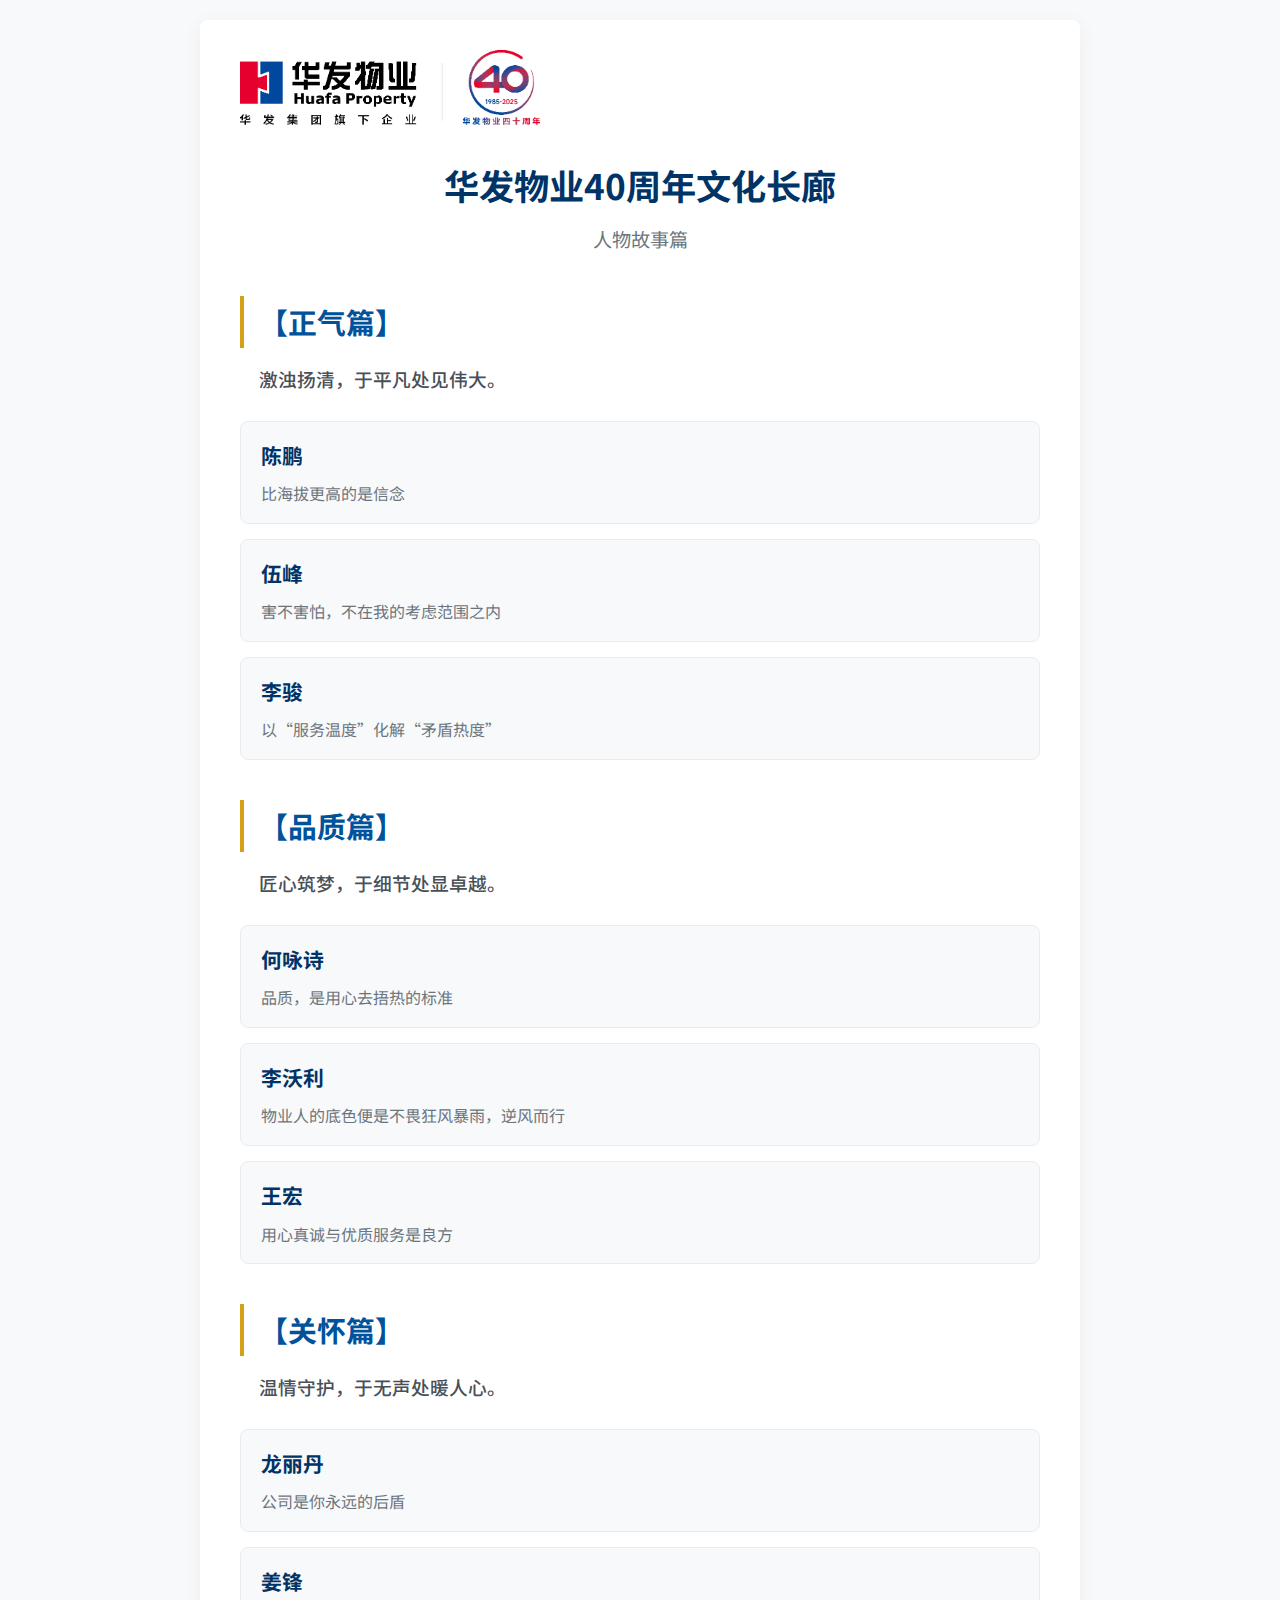
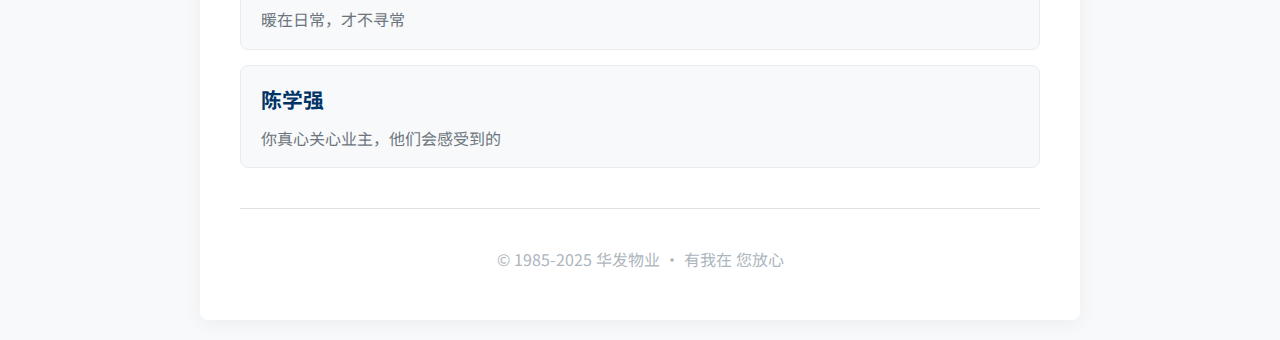
<file: index.html>
<!-- index.html -->
<!DOCTYPE html>
<html lang="zh-CN">
<head>
    <meta charset="UTF-8">
    <meta name="viewport" content="width=device-width, initial-scale=1.0">
    <title>华发物业40周年人物故事长廊</title>
    <link rel="stylesheet" href="style.css">
</head>
<body>
    <div class="container index-container">
        <header class="main-header">
            <img src="logo.png" alt="华发物业40周年Logo" class="logo">
        </header>

        <main>
            <div class="title-section">
                <h1>华发物业40周年文化长廊</h1>
                <p class="subtitle">人物故事篇</p>
            </div>

            <section class="story-section">
                <h2>【正气篇】</h2>
                <h3 class="theme-title">激浊扬清，于平凡处见伟大。</h3>
                <div class="story-links">
                    <a href="story_chen_peng.html" class="story-link">
                        <span class="name">陈鹏</span>
                        <span class="title">比海拔更高的是信念</span>
                    </a>
                    <a href="story_wu_feng.html" class="story-link">
                        <span class="name">伍峰</span>
                        <span class="title">害不害怕，不在我的考虑范围之内</span>
                    </a>
                    <a href="story_li_jun.html" class="story-link">
                        <span class="name">李骏</span>
                        <span class="title">以“服务温度”化解“矛盾热度”</span>
                    </a>
                </div>
            </section>

            <section class="story-section">
                <h2>【品质篇】</h2>
                <h3 class="theme-title">匠心筑梦，于细节处显卓越。</h3>
                <div class="story-links">
                    <a href="story_he_yongshi.html" class="story-link">
                        <span class="name">何咏诗</span>
                        <span class="title">品质，是用心去捂热的标准</span>
                    </a>
                    <a href="story_li_woli.html" class="story-link">
                        <span class="name">李沃利</span>
                        <span class="title">物业人的底色便是不畏狂风暴雨，逆风而行</span>
                    </a>
                    <a href="story_wang_hong.html" class="story-link">
                        <span class="name">王宏</span>
                        <span class="title">用心真诚与优质服务是良方</span>
                    </a>
                </div>
            </section>

            <section class="story-section">
                <h2>【关怀篇】</h2>
                <h3 class="theme-title">温情守护，于无声处暖人心。</h3>
                <div class="story-links">
                    <a href="story_long_lidan.html" class="story-link">
                        <span class="name">龙丽丹</span>
                        <span class="title">公司是你永远的后盾</span>
                    </a>
                    <a href="story_jiang_feng.html" class="story-link">
                        <span class="name">姜锋</span>
                        <span class="title">暖在日常，才不寻常</span>
                    </a>
                    <a href="story_chen_xueqiang.html" class="story-link">
                        <span class="name">陈学强</span>
                        <span class="title">你真心关心业主，他们会感受到的</span>
                    </a>
                </div>
            </section>
        </main>
        
        <footer>
            <p>&copy; 1985-2025 华发物业 · 有我在 您放心</p>
        </footer>
    </div>
</body>
</html>
</file>
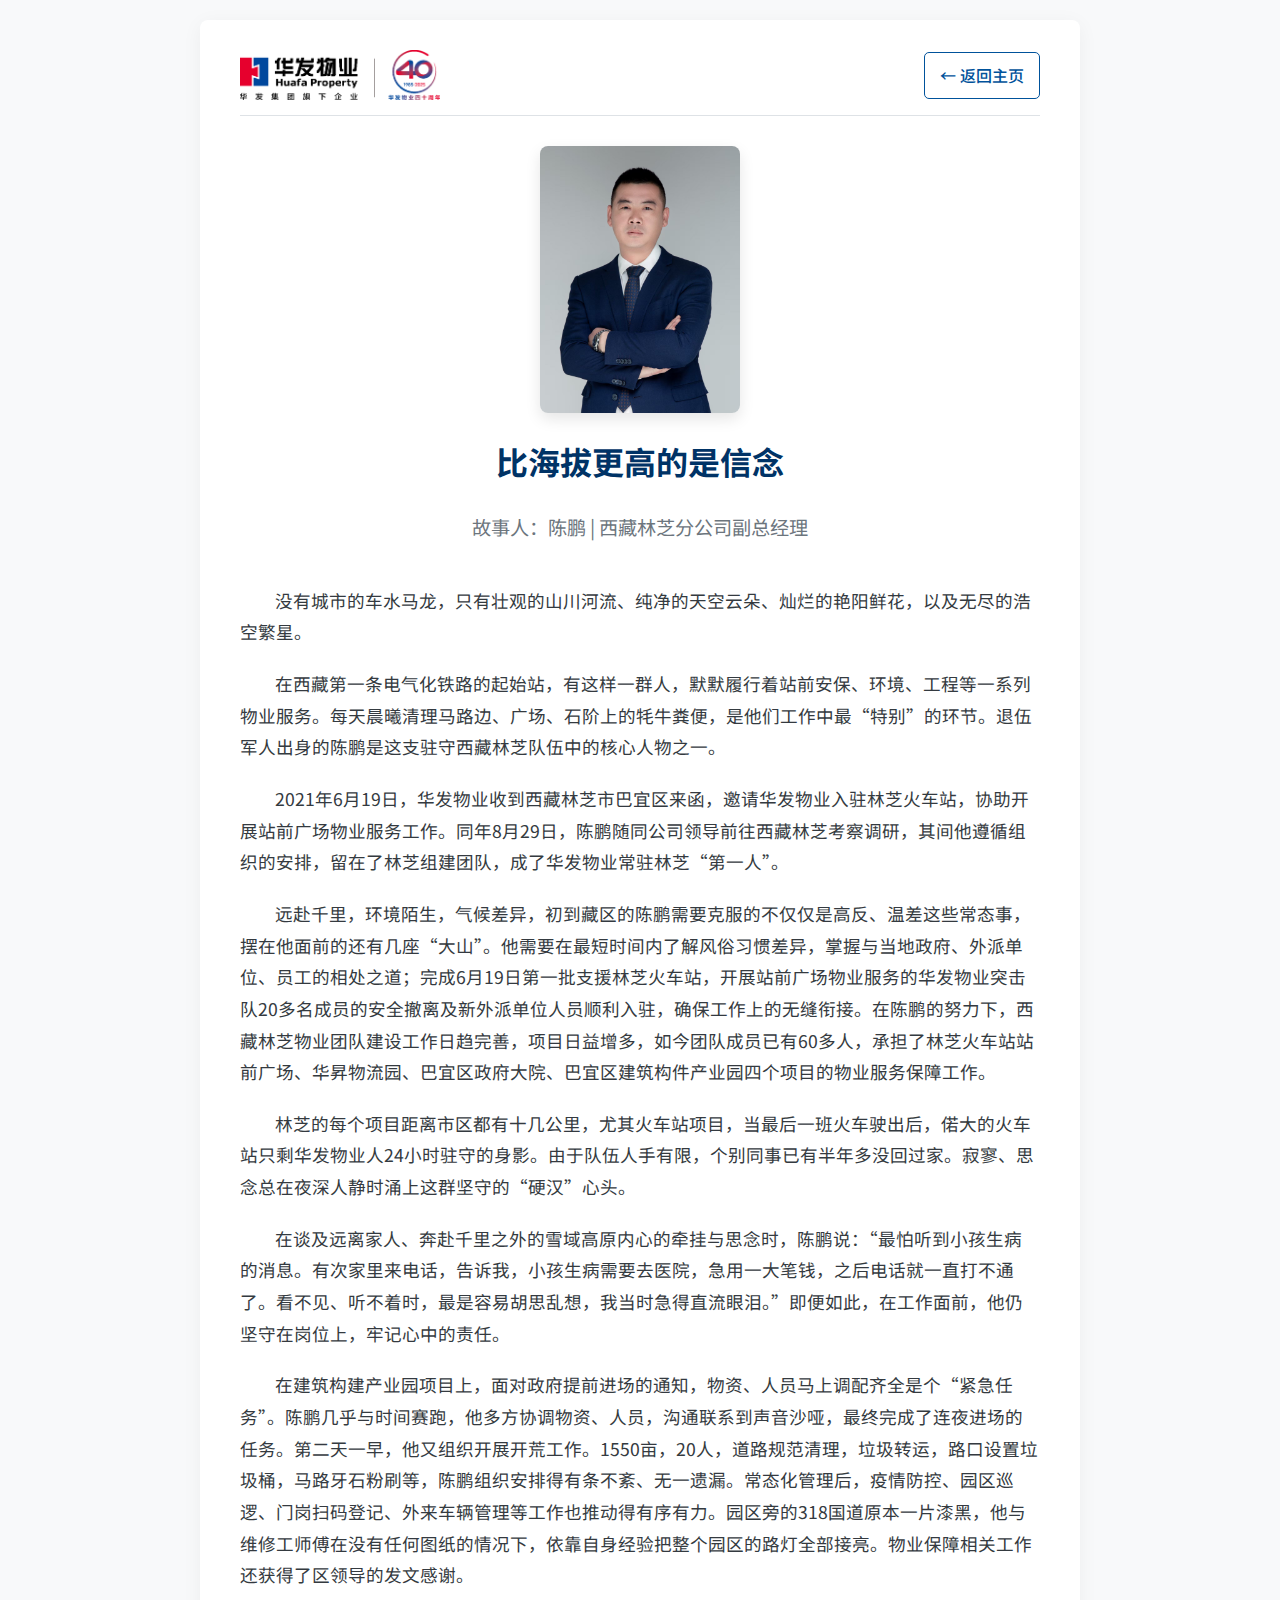
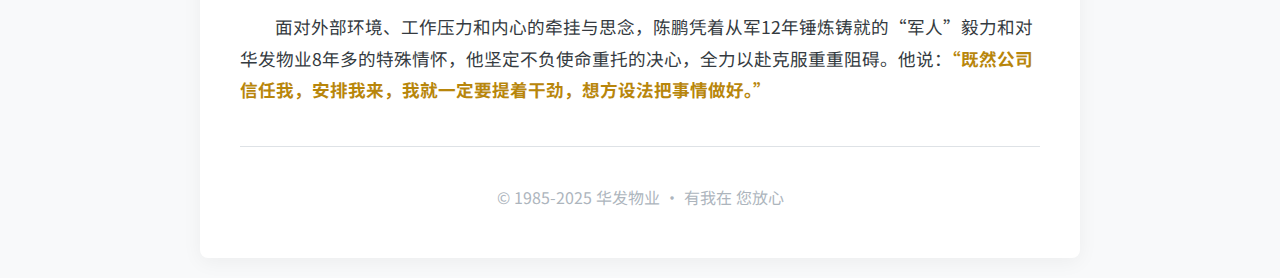
<file: story_chen_peng.html>
<!-- story_chen_peng.html -->
<!DOCTYPE html>
<html lang="zh-CN">
<head>
    <meta charset="UTF-8"><meta name="viewport" content="width=device-width, initial-scale=1.0"><title>陈鹏：比海拔更高的是信念</title><link rel="stylesheet" href="style.css">
</head>
<body>
    <div class="container story-container">
        <header class="story-header"><img src="logo.png" alt="Logo" class="logo"><a href="index.html" class="back-link">&larr; 返回主页</a></header>
        <img src="chen_peng.jpg" alt="陈鹏" class="story-image">
        <h1>比海拔更高的是信念</h1>
        <p class="story-person">故事人：陈鹏 | 西藏林芝分公司副总经理</p>
        <div class="story-content">
            <p>没有城市的车水马龙，只有壮观的山川河流、纯净的天空云朵、灿烂的艳阳鲜花，以及无尽的浩空繁星。</p>
            <p>在西藏第一条电气化铁路的起始站，有这样一群人，默默履行着站前安保、环境、工程等一系列物业服务。每天晨曦清理马路边、广场、石阶上的牦牛粪便，是他们工作中最“特别”的环节。退伍军人出身的陈鹏是这支驻守西藏林芝队伍中的核心人物之一。</p>
            <p>2021年6月19日，华发物业收到西藏林芝市巴宜区来函，邀请华发物业入驻林芝火车站，协助开展站前广场物业服务工作。同年8月29日，陈鹏随同公司领导前往西藏林芝考察调研，其间他遵循组织的安排，留在了林芝组建团队，成了华发物业常驻林芝“第一人”。</p>
            <p>远赴千里，环境陌生，气候差异，初到藏区的陈鹏需要克服的不仅仅是高反、温差这些常态事，摆在他面前的还有几座“大山”。他需要在最短时间内了解风俗习惯差异，掌握与当地政府、外派单位、员工的相处之道；完成6月19日第一批支援林芝火车站，开展站前广场物业服务的华发物业突击队20多名成员的安全撤离及新外派单位人员顺利入驻，确保工作上的无缝衔接。在陈鹏的努力下，西藏林芝物业团队建设工作日趋完善，项目日益增多，如今团队成员已有60多人，承担了林芝火车站站前广场、华昇物流园、巴宜区政府大院、巴宜区建筑构件产业园四个项目的物业服务保障工作。</p>
            <p>林芝的每个项目距离市区都有十几公里，尤其火车站项目，当最后一班火车驶出后，偌大的火车站只剩华发物业人24小时驻守的身影。由于队伍人手有限，个别同事已有半年多没回过家。寂寥、思念总在夜深人静时涌上这群坚守的“硬汉”心头。</p>
            <p>在谈及远离家人、奔赴千里之外的雪域高原内心的牵挂与思念时，陈鹏说：“最怕听到小孩生病的消息。有次家里来电话，告诉我，小孩生病需要去医院，急用一大笔钱，之后电话就一直打不通了。看不见、听不着时，最是容易胡思乱想，我当时急得直流眼泪。”即便如此，在工作面前，他仍坚守在岗位上，牢记心中的责任。</p>
            <p>在建筑构建产业园项目上，面对政府提前进场的通知，物资、人员马上调配齐全是个“紧急任务”。陈鹏几乎与时间赛跑，他多方协调物资、人员，沟通联系到声音沙哑，最终完成了连夜进场的任务。第二天一早，他又组织开展开荒工作。1550亩，20人，道路规范清理，垃圾转运，路口设置垃圾桶，马路牙石粉刷等，陈鹏组织安排得有条不紊、无一遗漏。常态化管理后，疫情防控、园区巡逻、门岗扫码登记、外来车辆管理等工作也推动得有序有力。园区旁的318国道原本一片漆黑，他与维修工师傅在没有任何图纸的情况下，依靠自身经验把整个园区的路灯全部接亮。物业保障相关工作还获得了区领导的发文感谢。</p>
            <p>面对外部环境、工作压力和内心的牵挂与思念，陈鹏凭着从军12年锤炼铸就的“军人”毅力和对华发物业8年多的特殊情怀，他坚定不负使命重托的决心，全力以赴克服重重阻碍。他说：<span class="golden-text">“既然公司信任我，安排我来，我就一定要提着干劲，想方设法把事情做好。”</span></p>
        </div>
        <footer><p>&copy; 1985-2025 华发物业 · 有我在 您放心</p></footer>
    </div>
</body>
</html>
</file>
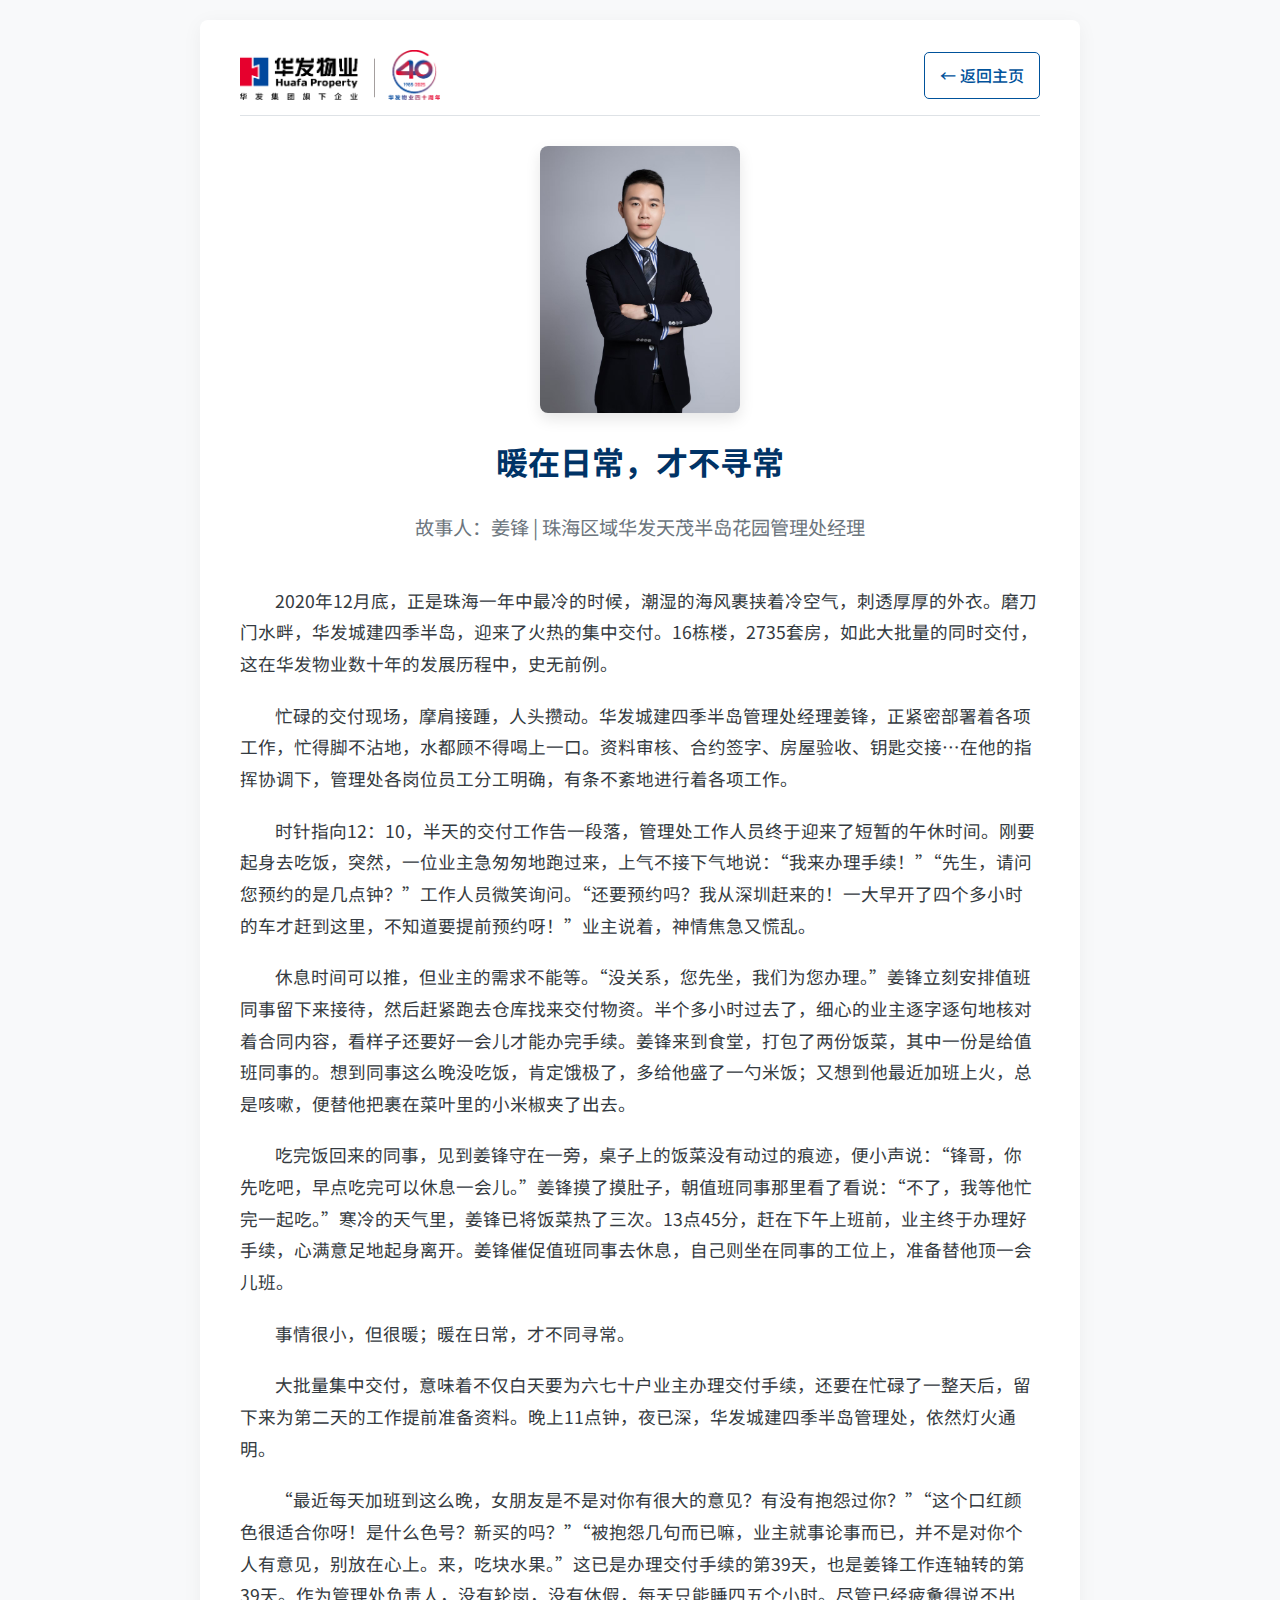
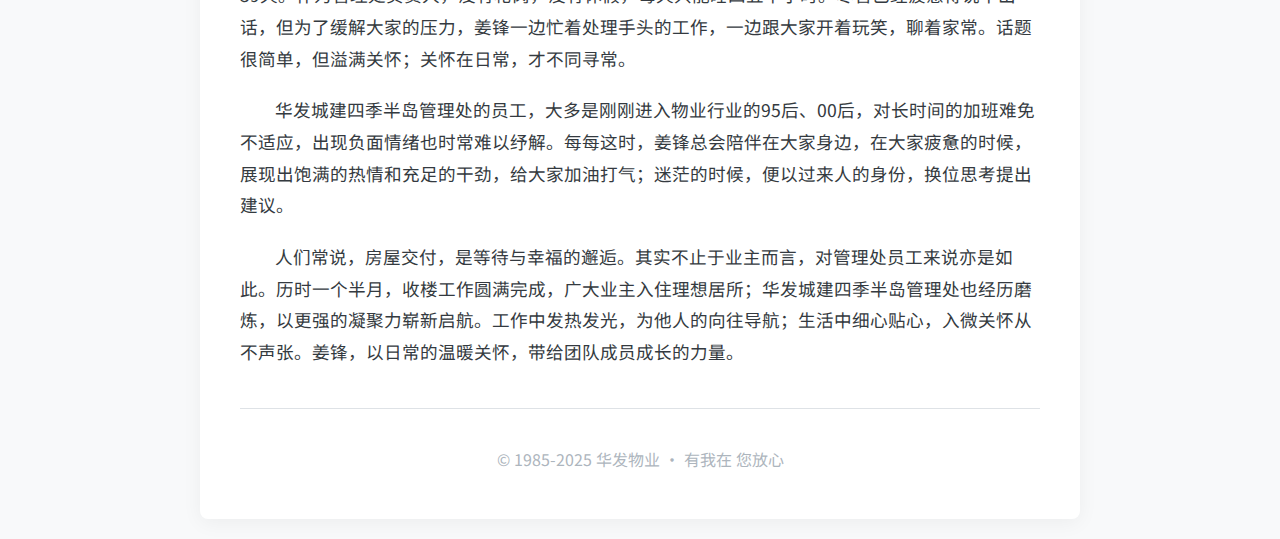
<file: story_jiang_feng.html>
<!-- story_jiang_feng.html -->
<!DOCTYPE html>
<html lang="zh-CN">
<head>
    <meta charset="UTF-8"><meta name="viewport" content="width=device-width, initial-scale=1.0"><title>姜锋：暖在日常，才不寻常</title><link rel="stylesheet" href="style.css">
</head>
<body>
    <div class="container story-container">
        <header class="story-header"><img src="logo.png" alt="Logo" class="logo"><a href="index.html" class="back-link">&larr; 返回主页</a></header>
        <img src="jiang_feng.jpg" alt="姜锋" class="story-image">
        <h1>暖在日常，才不寻常</h1>
        <p class="story-person">故事人：姜锋 | 珠海区域华发天茂半岛花园管理处经理</p>
        <div class="story-content">
            <p>2020年12月底，正是珠海一年中最冷的时候，潮湿的海风裹挟着冷空气，刺透厚厚的外衣。磨刀门水畔，华发城建四季半岛，迎来了火热的集中交付。16栋楼，2735套房，如此大批量的同时交付，这在华发物业数十年的发展历程中，史无前例。</p>
            <p>忙碌的交付现场，摩肩接踵，人头攒动。华发城建四季半岛管理处经理姜锋，正紧密部署着各项工作，忙得脚不沾地，水都顾不得喝上一口。资料审核、合约签字、房屋验收、钥匙交接…在他的指挥协调下，管理处各岗位员工分工明确，有条不紊地进行着各项工作。</p>
            <p>时针指向12：10，半天的交付工作告一段落，管理处工作人员终于迎来了短暂的午休时间。刚要起身去吃饭，突然，一位业主急匆匆地跑过来，上气不接下气地说：“我来办理手续！”“先生，请问您预约的是几点钟？”工作人员微笑询问。“还要预约吗？我从深圳赶来的！一大早开了四个多小时的车才赶到这里，不知道要提前预约呀！”业主说着，神情焦急又慌乱。</p>
            <p>休息时间可以推，但业主的需求不能等。“没关系，您先坐，我们为您办理。”姜锋立刻安排值班同事留下来接待，然后赶紧跑去仓库找来交付物资。半个多小时过去了，细心的业主逐字逐句地核对着合同内容，看样子还要好一会儿才能办完手续。姜锋来到食堂，打包了两份饭菜，其中一份是给值班同事的。想到同事这么晚没吃饭，肯定饿极了，多给他盛了一勺米饭；又想到他最近加班上火，总是咳嗽，便替他把裹在菜叶里的小米椒夹了出去。</p>
            <p>吃完饭回来的同事，见到姜锋守在一旁，桌子上的饭菜没有动过的痕迹，便小声说：“锋哥，你先吃吧，早点吃完可以休息一会儿。”姜锋摸了摸肚子，朝值班同事那里看了看说：“不了，我等他忙完一起吃。”寒冷的天气里，姜锋已将饭菜热了三次。13点45分，赶在下午上班前，业主终于办理好手续，心满意足地起身离开。姜锋催促值班同事去休息，自己则坐在同事的工位上，准备替他顶一会儿班。</p>
            <p class="golden-phrase-wrapper"><span class="golden-phrase">事情很小，但很暖；暖在日常，才不同寻常。</span></p>
            <p>大批量集中交付，意味着不仅白天要为六七十户业主办理交付手续，还要在忙碌了一整天后，留下来为第二天的工作提前准备资料。晚上11点钟，夜已深，华发城建四季半岛管理处，依然灯火通明。</p>
            <p>“最近每天加班到这么晚，女朋友是不是对你有很大的意见？有没有抱怨过你？”“这个口红颜色很适合你呀！是什么色号？新买的吗？”“被抱怨几句而已嘛，业主就事论事而已，并不是对你个人有意见，别放在心上。来，吃块水果。”这已是办理交付手续的第39天，也是姜锋工作连轴转的第39天。作为管理处负责人，没有轮岗，没有休假，每天只能睡四五个小时。尽管已经疲惫得说不出话，但为了缓解大家的压力，姜锋一边忙着处理手头的工作，一边跟大家开着玩笑，聊着家常。话题很简单，但溢满关怀；关怀在日常，才不同寻常。</p>
            <p>华发城建四季半岛管理处的员工，大多是刚刚进入物业行业的95后、00后，对长时间的加班难免不适应，出现负面情绪也时常难以纾解。每每这时，姜锋总会陪伴在大家身边，在大家疲惫的时候，展现出饱满的热情和充足的干劲，给大家加油打气；迷茫的时候，便以过来人的身份，换位思考提出建议。</p>
            <p>人们常说，房屋交付，是等待与幸福的邂逅。其实不止于业主而言，对管理处员工来说亦是如此。历时一个半月，收楼工作圆满完成，广大业主入住理想居所；华发城建四季半岛管理处也经历磨炼，以更强的凝聚力崭新启航。工作中发热发光，为他人的向往导航；生活中细心贴心，入微关怀从不声张。姜锋，以日常的温暖关怀，带给团队成员成长的力量。</p>
        </div>
        <footer><p>&copy; 1985-2025 华发物业 · 有我在 您放心</p></footer>
    </div>
</body>
</html>
</file>
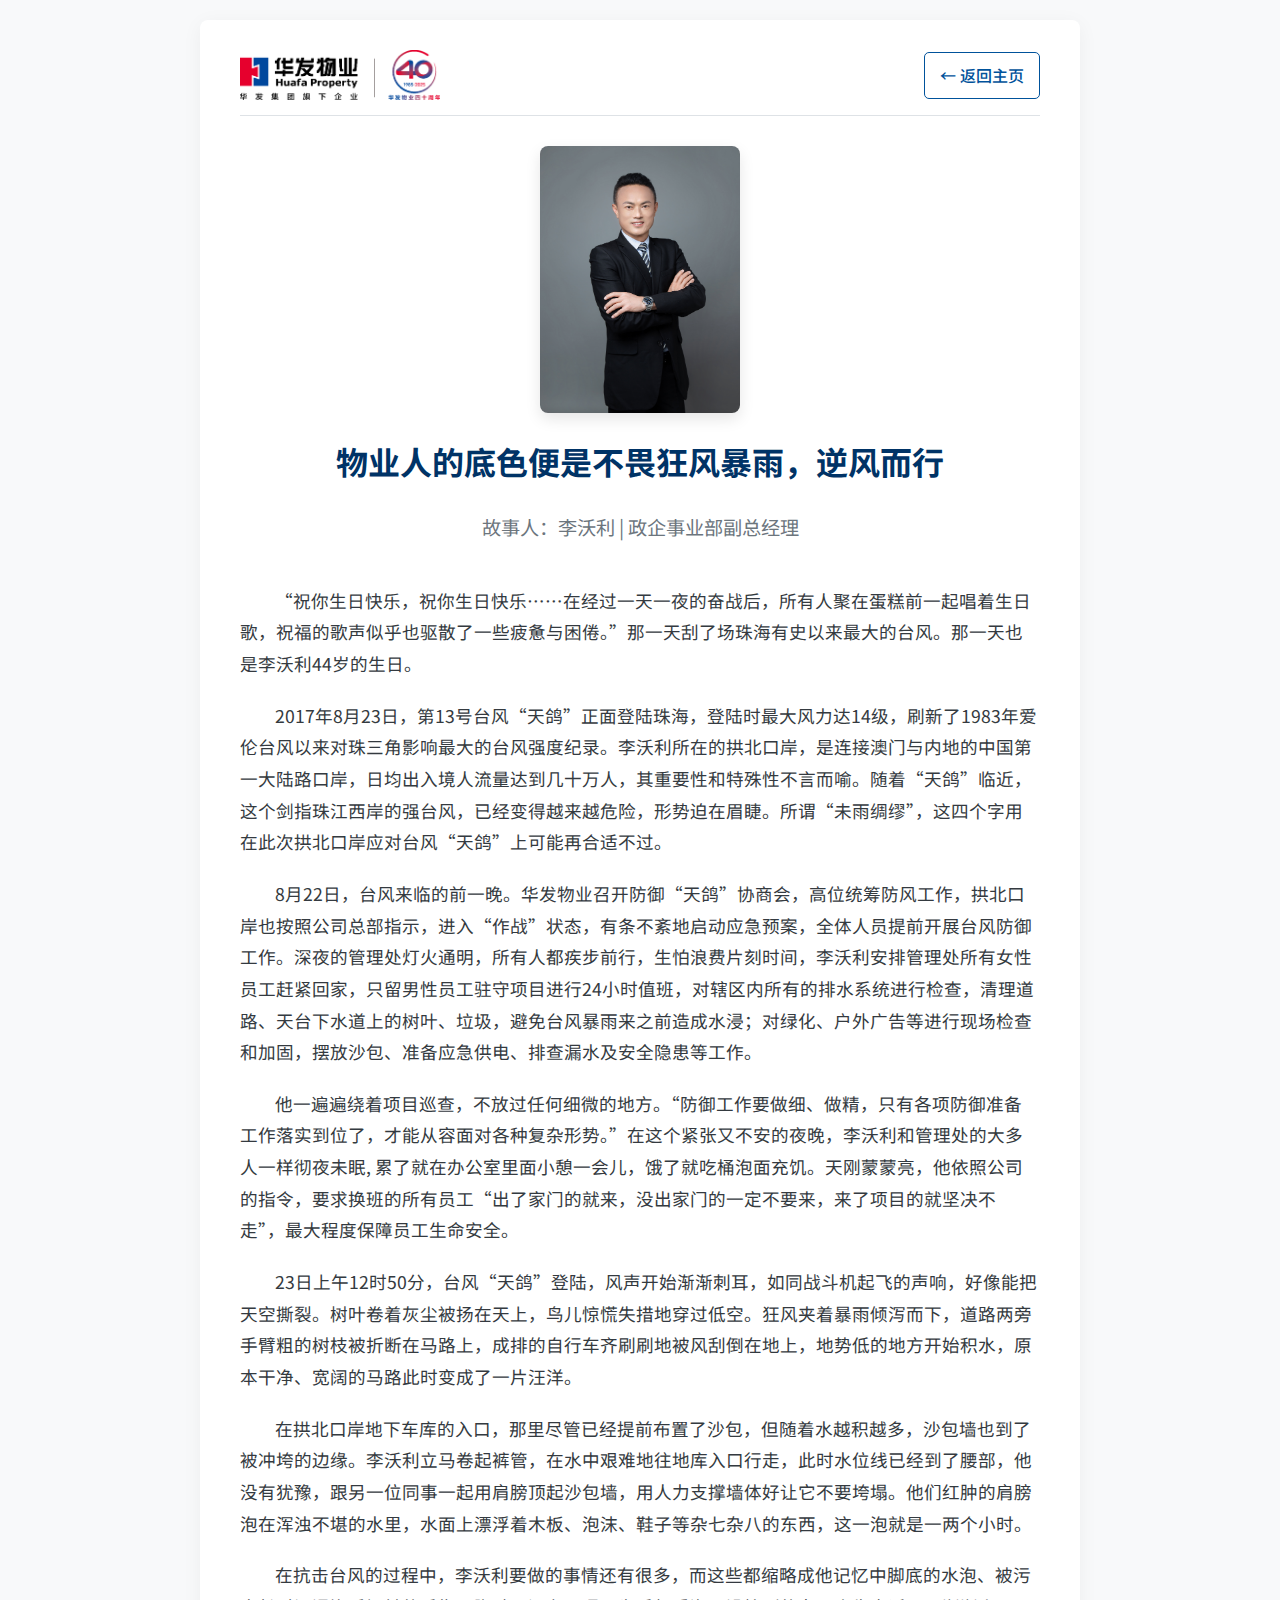
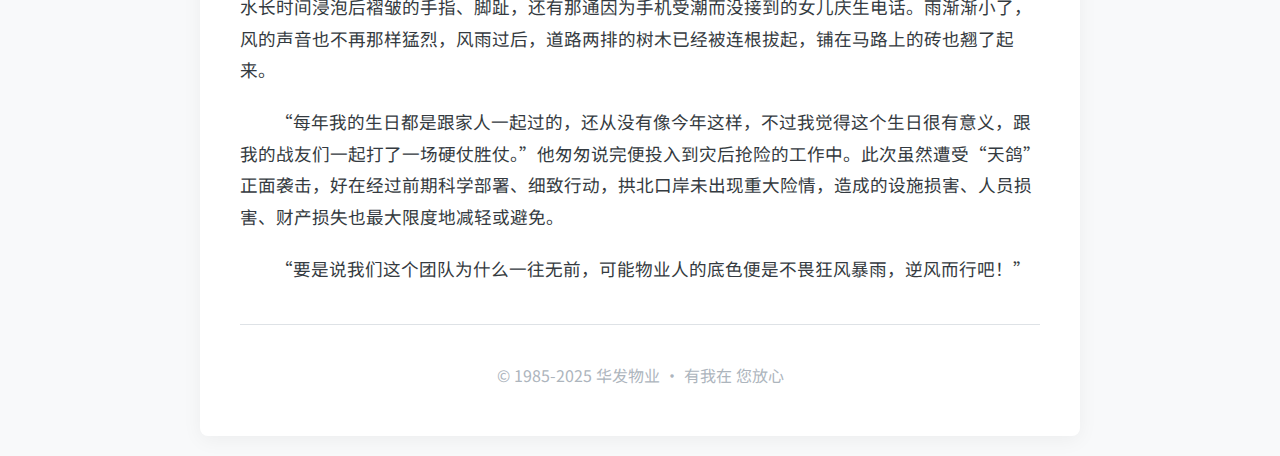
<file: story_li_woli.htm>
<!-- story_li_woli.html -->
<!DOCTYPE html>
<html lang="zh-CN">
<head>
    <meta charset="UTF-8"><meta name="viewport" content="width=device-width, initial-scale=1.0"><title>李沃利：物业人的底色便是不畏狂风暴雨</title><link rel="stylesheet" href="style.css">
</head>
<body>
    <div class="container story-container">
        <header class="story-header"><img src="logo.png" alt="Logo" class="logo"><a href="index.html" class="back-link">&larr; 返回主页</a></header>
        <img src="li_woli.jpg" alt="李沃利" class="story-image">
        <h1>物业人的底色便是不畏狂风暴雨，逆风而行</h1>
        <p class="story-person">故事人：李沃利 | 政企事业部副总经理</p>
        <div class="story-content">
            <p>“祝你生日快乐，祝你生日快乐……在经过一天一夜的奋战后，所有人聚在蛋糕前一起唱着生日歌，祝福的歌声似乎也驱散了一些疲惫与困倦。”那一天刮了场珠海有史以来最大的台风。那一天也是李沃利44岁的生日。</p>
            <p>2017年8月23日，第13号台风“天鸽”正面登陆珠海，登陆时最大风力达14级，刷新了1983年爱伦台风以来对珠三角影响最大的台风强度纪录。李沃利所在的拱北口岸，是连接澳门与内地的中国第一大陆路口岸，日均出入境人流量达到几十万人，其重要性和特殊性不言而喻。随着“天鸽”临近，这个剑指珠江西岸的强台风，已经变得越来越危险，形势迫在眉睫。所谓“未雨绸缪”，这四个字用在此次拱北口岸应对台风“天鸽”上可能再合适不过。</p>
            <p>8月22日，台风来临的前一晚。华发物业召开防御“天鸽”协商会，高位统筹防风工作，拱北口岸也按照公司总部指示，进入“作战”状态，有条不紊地启动应急预案，全体人员提前开展台风防御工作。深夜的管理处灯火通明，所有人都疾步前行，生怕浪费片刻时间，李沃利安排管理处所有女性员工赶紧回家，只留男性员工驻守项目进行24小时值班，对辖区内所有的排水系统进行检查，清理道路、天台下水道上的树叶、垃圾，避免台风暴雨来之前造成水浸；对绿化、户外广告等进行现场检查和加固，摆放沙包、准备应急供电、排查漏水及安全隐患等工作。</p>
            <p>他一遍遍绕着项目巡查，不放过任何细微的地方。“防御工作要做细、做精，只有各项防御准备工作落实到位了，才能从容面对各种复杂形势。”在这个紧张又不安的夜晚，李沃利和管理处的大多人一样彻夜未眠, 累了就在办公室里面小憩一会儿，饿了就吃桶泡面充饥。天刚蒙蒙亮，他依照公司的指令，要求换班的所有员工“出了家门的就来，没出家门的一定不要来，来了项目的就坚决不走”，最大程度保障员工生命安全。</p>
            <p>23日上午12时50分，台风“天鸽”登陆，风声开始渐渐刺耳，如同战斗机起飞的声响，好像能把天空撕裂。树叶卷着灰尘被扬在天上，鸟儿惊慌失措地穿过低空。狂风夹着暴雨倾泻而下，道路两旁手臂粗的树枝被折断在马路上，成排的自行车齐刷刷地被风刮倒在地上，地势低的地方开始积水，原本干净、宽阔的马路此时变成了一片汪洋。</p>
            <p>在拱北口岸地下车库的入口，那里尽管已经提前布置了沙包，但随着水越积越多，沙包墙也到了被冲垮的边缘。李沃利立马卷起裤管，在水中艰难地往地库入口行走，此时水位线已经到了腰部，他没有犹豫，跟另一位同事一起用肩膀顶起沙包墙，用人力支撑墙体好让它不要垮塌。他们红肿的肩膀泡在浑浊不堪的水里，水面上漂浮着木板、泡沫、鞋子等杂七杂八的东西，这一泡就是一两个小时。</p>
            <p>在抗击台风的过程中，李沃利要做的事情还有很多，而这些都缩略成他记忆中脚底的水泡、被污水长时间浸泡后褶皱的手指、脚趾，还有那通因为手机受潮而没接到的女儿庆生电话。雨渐渐小了，风的声音也不再那样猛烈，风雨过后，道路两排的树木已经被连根拔起，铺在马路上的砖也翘了起来。</p>
            <p>“每年我的生日都是跟家人一起过的，还从没有像今年这样，不过我觉得这个生日很有意义，跟我的战友们一起打了一场硬仗胜仗。”他匆匆说完便投入到灾后抢险的工作中。此次虽然遭受“天鸽”正面袭击，好在经过前期科学部署、细致行动，拱北口岸未出现重大险情，造成的设施损害、人员损害、财产损失也最大限度地减轻或避免。</p>
            <p class="golden-phrase-wrapper"><span class="golden-phrase">“要是说我们这个团队为什么一往无前，可能物业人的底色便是不畏狂风暴雨，逆风而行吧！”</span></p>
        </div>
        <footer><p>&copy; 1985-2025 华发物业 · 有我在 您放心</p></footer>
    </div>
</body>
</html>
</file>
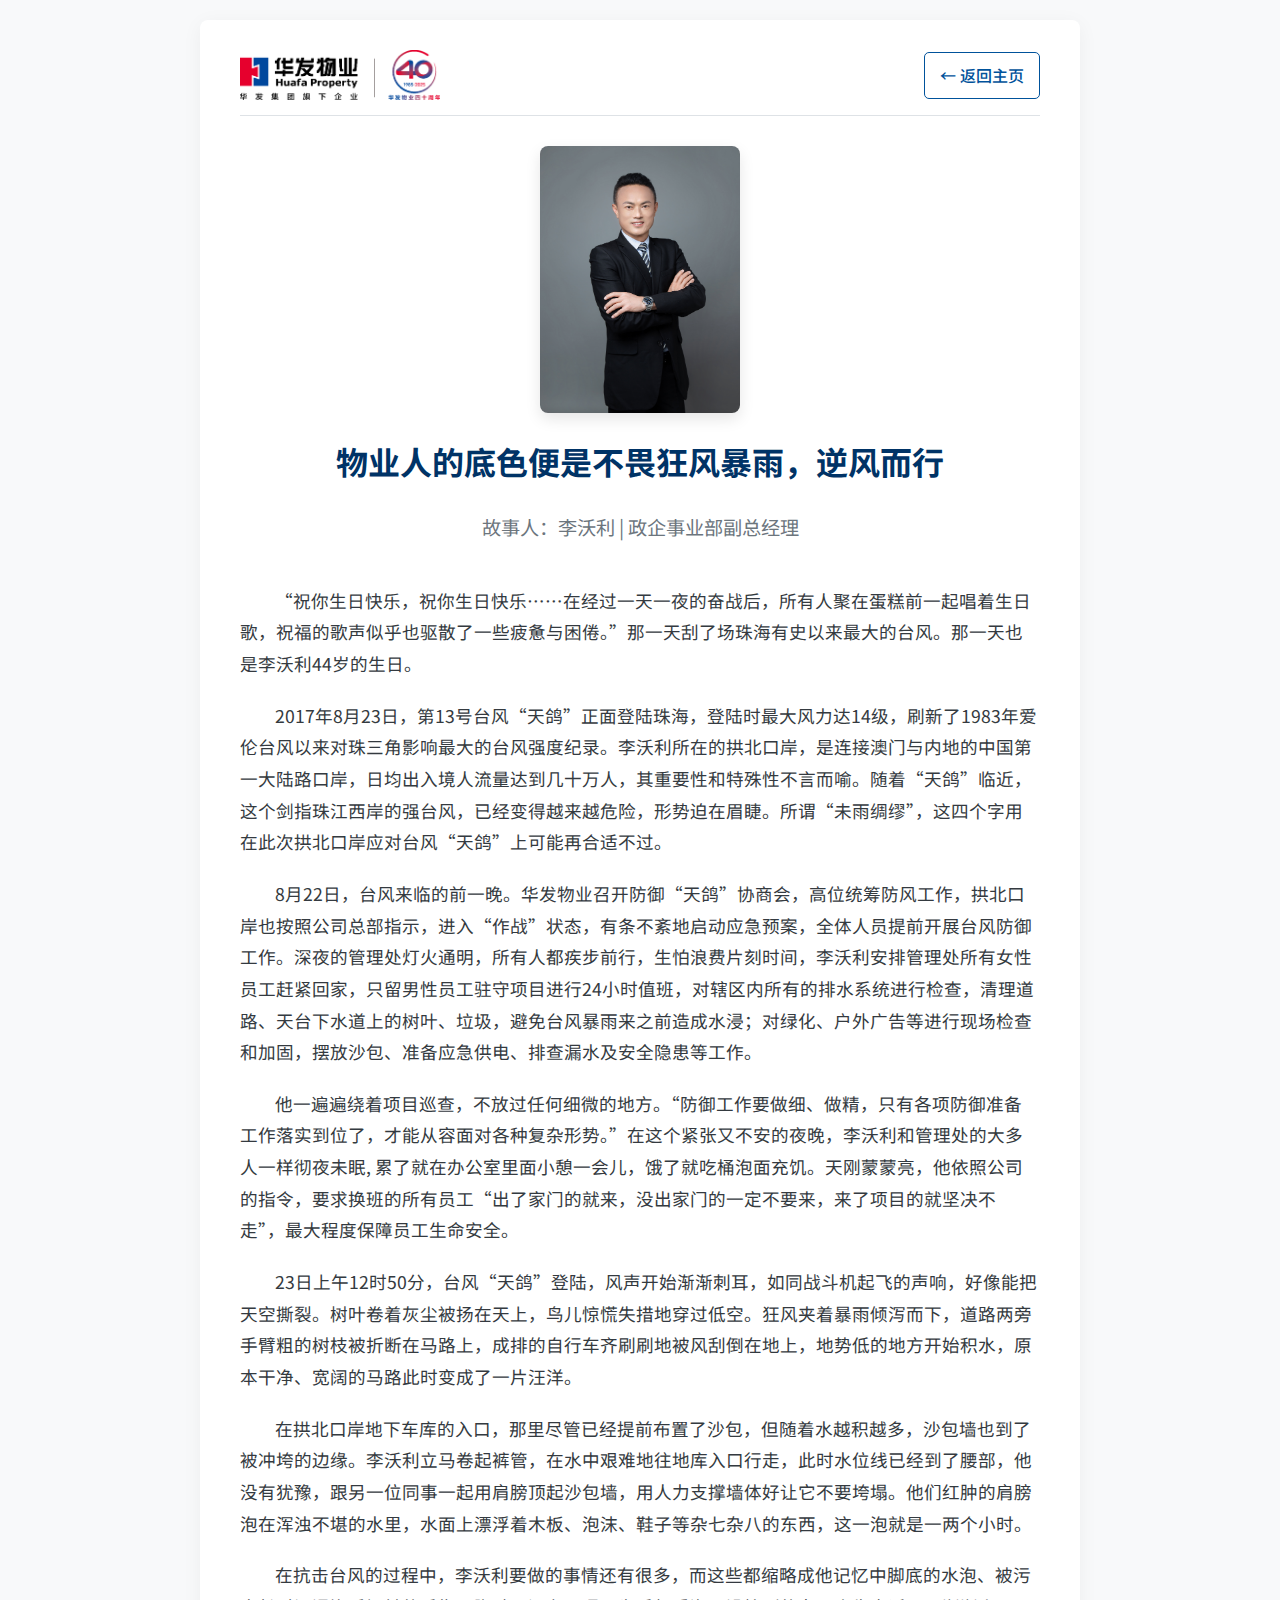
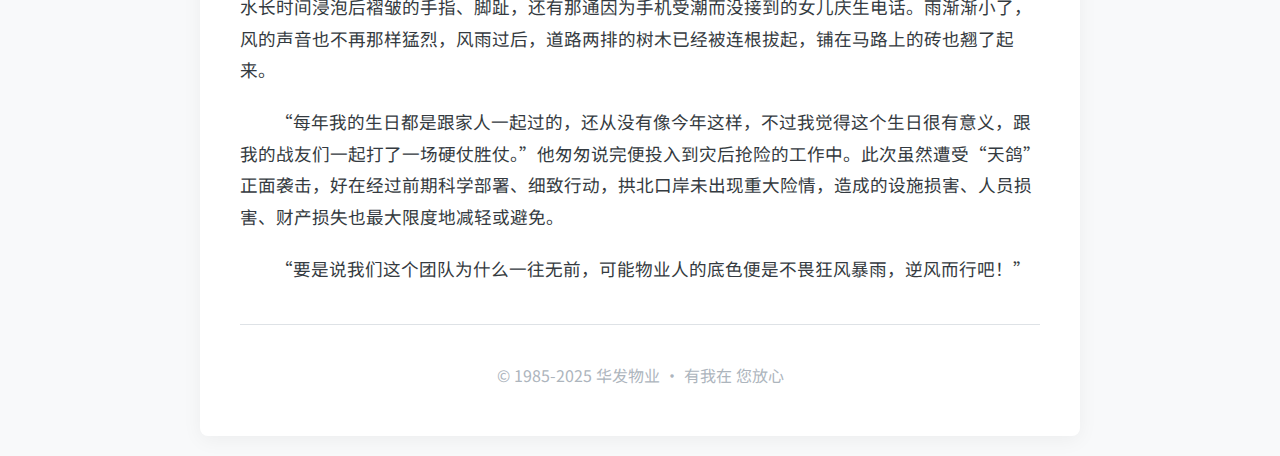
<file: story_li_woli.html>
<!-- story_li_woli.html -->
<!DOCTYPE html>
<html lang="zh-CN">
<head>
    <meta charset="UTF-8"><meta name="viewport" content="width=device-width, initial-scale=1.0"><title>李沃利：物业人的底色便是不畏狂风暴雨</title><link rel="stylesheet" href="style.css">
</head>
<body>
    <div class="container story-container">
        <header class="story-header"><img src="logo.png" alt="Logo" class="logo"><a href="index.html" class="back-link">&larr; 返回主页</a></header>
        <img src="li_woli.jpg" alt="李沃利" class="story-image">
        <h1>物业人的底色便是不畏狂风暴雨，逆风而行</h1>
        <p class="story-person">故事人：李沃利 | 政企事业部副总经理</p>
        <div class="story-content">
            <p>“祝你生日快乐，祝你生日快乐……在经过一天一夜的奋战后，所有人聚在蛋糕前一起唱着生日歌，祝福的歌声似乎也驱散了一些疲惫与困倦。”那一天刮了场珠海有史以来最大的台风。那一天也是李沃利44岁的生日。</p>
            <p>2017年8月23日，第13号台风“天鸽”正面登陆珠海，登陆时最大风力达14级，刷新了1983年爱伦台风以来对珠三角影响最大的台风强度纪录。李沃利所在的拱北口岸，是连接澳门与内地的中国第一大陆路口岸，日均出入境人流量达到几十万人，其重要性和特殊性不言而喻。随着“天鸽”临近，这个剑指珠江西岸的强台风，已经变得越来越危险，形势迫在眉睫。所谓“未雨绸缪”，这四个字用在此次拱北口岸应对台风“天鸽”上可能再合适不过。</p>
            <p>8月22日，台风来临的前一晚。华发物业召开防御“天鸽”协商会，高位统筹防风工作，拱北口岸也按照公司总部指示，进入“作战”状态，有条不紊地启动应急预案，全体人员提前开展台风防御工作。深夜的管理处灯火通明，所有人都疾步前行，生怕浪费片刻时间，李沃利安排管理处所有女性员工赶紧回家，只留男性员工驻守项目进行24小时值班，对辖区内所有的排水系统进行检查，清理道路、天台下水道上的树叶、垃圾，避免台风暴雨来之前造成水浸；对绿化、户外广告等进行现场检查和加固，摆放沙包、准备应急供电、排查漏水及安全隐患等工作。</p>
            <p>他一遍遍绕着项目巡查，不放过任何细微的地方。“防御工作要做细、做精，只有各项防御准备工作落实到位了，才能从容面对各种复杂形势。”在这个紧张又不安的夜晚，李沃利和管理处的大多人一样彻夜未眠, 累了就在办公室里面小憩一会儿，饿了就吃桶泡面充饥。天刚蒙蒙亮，他依照公司的指令，要求换班的所有员工“出了家门的就来，没出家门的一定不要来，来了项目的就坚决不走”，最大程度保障员工生命安全。</p>
            <p>23日上午12时50分，台风“天鸽”登陆，风声开始渐渐刺耳，如同战斗机起飞的声响，好像能把天空撕裂。树叶卷着灰尘被扬在天上，鸟儿惊慌失措地穿过低空。狂风夹着暴雨倾泻而下，道路两旁手臂粗的树枝被折断在马路上，成排的自行车齐刷刷地被风刮倒在地上，地势低的地方开始积水，原本干净、宽阔的马路此时变成了一片汪洋。</p>
            <p>在拱北口岸地下车库的入口，那里尽管已经提前布置了沙包，但随着水越积越多，沙包墙也到了被冲垮的边缘。李沃利立马卷起裤管，在水中艰难地往地库入口行走，此时水位线已经到了腰部，他没有犹豫，跟另一位同事一起用肩膀顶起沙包墙，用人力支撑墙体好让它不要垮塌。他们红肿的肩膀泡在浑浊不堪的水里，水面上漂浮着木板、泡沫、鞋子等杂七杂八的东西，这一泡就是一两个小时。</p>
            <p>在抗击台风的过程中，李沃利要做的事情还有很多，而这些都缩略成他记忆中脚底的水泡、被污水长时间浸泡后褶皱的手指、脚趾，还有那通因为手机受潮而没接到的女儿庆生电话。雨渐渐小了，风的声音也不再那样猛烈，风雨过后，道路两排的树木已经被连根拔起，铺在马路上的砖也翘了起来。</p>
            <p>“每年我的生日都是跟家人一起过的，还从没有像今年这样，不过我觉得这个生日很有意义，跟我的战友们一起打了一场硬仗胜仗。”他匆匆说完便投入到灾后抢险的工作中。此次虽然遭受“天鸽”正面袭击，好在经过前期科学部署、细致行动，拱北口岸未出现重大险情，造成的设施损害、人员损害、财产损失也最大限度地减轻或避免。</p>
            <p class="golden-phrase-wrapper"><span class="golden-phrase">“要是说我们这个团队为什么一往无前，可能物业人的底色便是不畏狂风暴雨，逆风而行吧！”</span></p>
        </div>
        <footer><p>&copy; 1985-2025 华发物业 · 有我在 您放心</p></footer>
    </div>
</body>
</html>
</file>
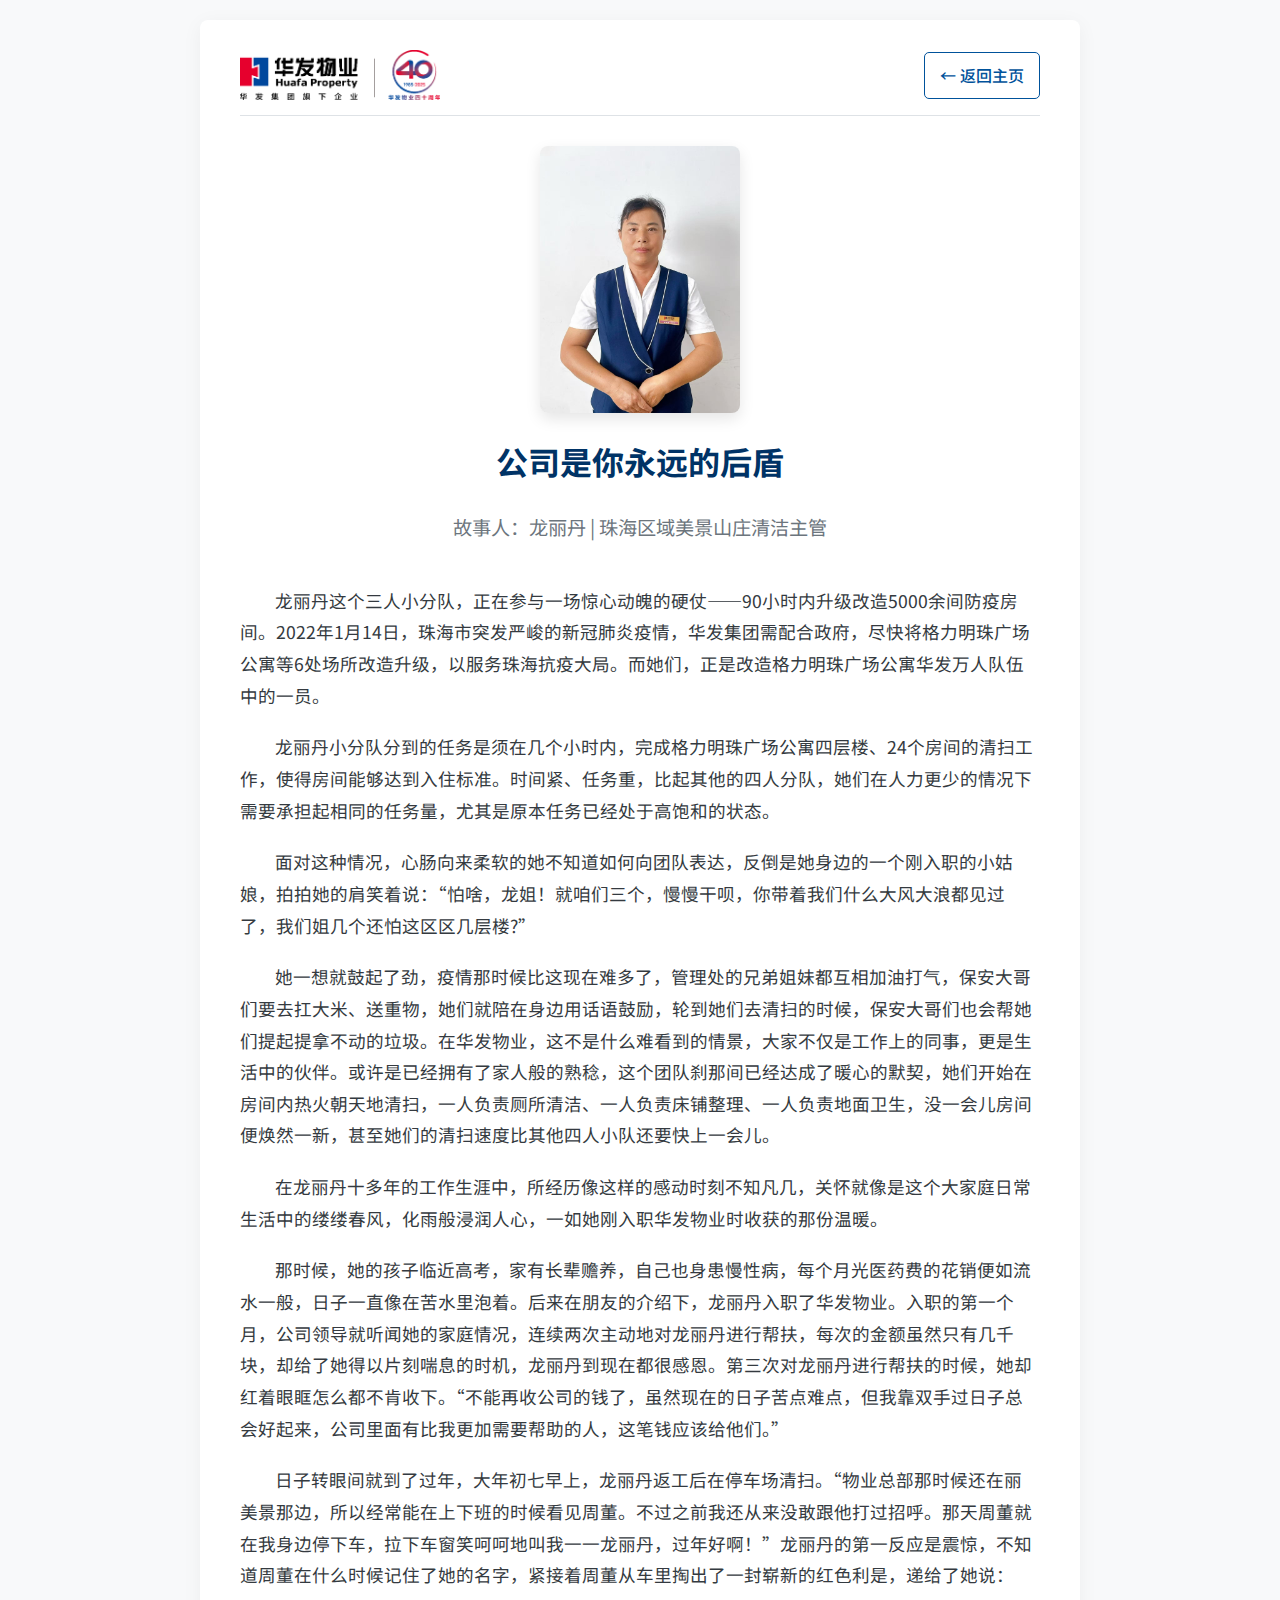
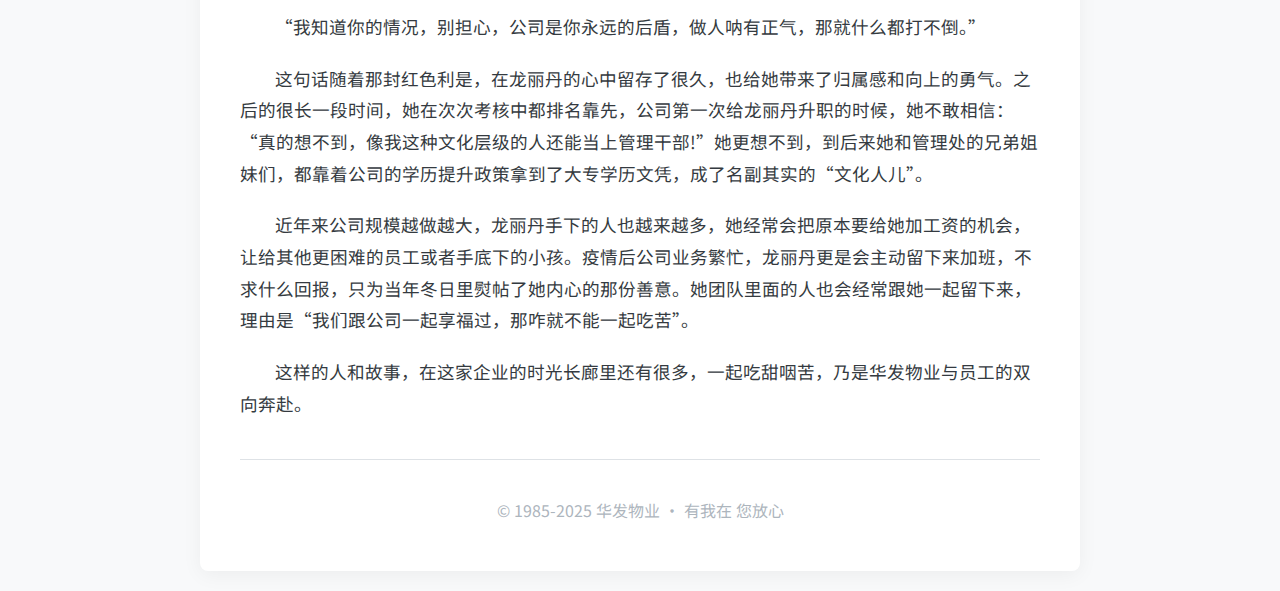
<file: story_long_lidan.html>
<!-- story_long_lidan.html -->
<!DOCTYPE html>
<html lang="zh-CN">
<head>
    <meta charset="UTF-8"><meta name="viewport" content="width=device-width, initial-scale=1.0"><title>龙丽丹：公司是你永远的后盾</title><link rel="stylesheet" href="style.css">
</head>
<body>
    <div class="container story-container">
        <header class="story-header"><img src="logo.png" alt="Logo" class="logo"><a href="index.html" class="back-link">&larr; 返回主页</a></header>
        <img src="long_lidan.jpg" alt="龙丽丹" class="story-image">
        <h1>公司是你永远的后盾</h1>
        <p class="story-person">故事人：龙丽丹 | 珠海区域美景山庄清洁主管</p>
        <div class="story-content">
            <p>龙丽丹这个三人小分队，正在参与一场惊心动魄的硬仗——90小时内升级改造5000余间防疫房间。2022年1月14日，珠海市突发严峻的新冠肺炎疫情，华发集团需配合政府，尽快将格力明珠广场公寓等6处场所改造升级，以服务珠海抗疫大局。而她们，正是改造格力明珠广场公寓华发万人队伍中的一员。</p>
            <p>龙丽丹小分队分到的任务是须在几个小时内，完成格力明珠广场公寓四层楼、24个房间的清扫工作，使得房间能够达到入住标准。时间紧、任务重，比起其他的四人分队，她们在人力更少的情况下需要承担起相同的任务量，尤其是原本任务已经处于高饱和的状态。</p>
            <p>面对这种情况，心肠向来柔软的她不知道如何向团队表达，反倒是她身边的一个刚入职的小姑娘，拍拍她的肩笑着说：“怕啥，龙姐！就咱们三个，慢慢干呗，你带着我们什么大风大浪都见过了，我们姐几个还怕这区区几层楼?”</p>
            <p>她一想就鼓起了劲，疫情那时候比这现在难多了，管理处的兄弟姐妹都互相加油打气，保安大哥们要去扛大米、送重物，她们就陪在身边用话语鼓励，轮到她们去清扫的时候，保安大哥们也会帮她们提起提拿不动的垃圾。在华发物业，这不是什么难看到的情景，大家不仅是工作上的同事，更是生活中的伙伴。或许是已经拥有了家人般的熟稔，这个团队刹那间已经达成了暖心的默契，她们开始在房间内热火朝天地清扫，一人负责厕所清洁、一人负责床铺整理、一人负责地面卫生，没一会儿房间便焕然一新，甚至她们的清扫速度比其他四人小队还要快上一会儿。</p>
            <p>在龙丽丹十多年的工作生涯中，所经历像这样的感动时刻不知凡几，关怀就像是这个大家庭日常生活中的缕缕春风，化雨般浸润人心，一如她刚入职华发物业时收获的那份温暖。</p>
            <p>那时候，她的孩子临近高考，家有长辈赡养，自己也身患慢性病，每个月光医药费的花销便如流水一般，日子一直像在苦水里泡着。后来在朋友的介绍下，龙丽丹入职了华发物业。入职的第一个月，公司领导就听闻她的家庭情况，连续两次主动地对龙丽丹进行帮扶，每次的金额虽然只有几千块，却给了她得以片刻喘息的时机，龙丽丹到现在都很感恩。第三次对龙丽丹进行帮扶的时候，她却红着眼眶怎么都不肯收下。“不能再收公司的钱了，虽然现在的日子苦点难点，但我靠双手过日子总会好起来，公司里面有比我更加需要帮助的人，这笔钱应该给他们。”</p>
            <p>日子转眼间就到了过年，大年初七早上，龙丽丹返工后在停车场清扫。“物业总部那时候还在丽美景那边，所以经常能在上下班的时候看见周董。不过之前我还从来没敢跟他打过招呼。那天周董就在我身边停下车，拉下车窗笑呵呵地叫我一一龙丽丹，过年好啊！”龙丽丹的第一反应是震惊，不知道周董在什么时候记住了她的名字，紧接着周董从车里掏出了一封崭新的红色利是，递给了她说：</p>
            <p class="golden-phrase-wrapper"><span class="golden-phrase">“我知道你的情况，别担心，公司是你永远的后盾，做人呐有正气，那就什么都打不倒。”</span></p>
            <p>这句话随着那封红色利是，在龙丽丹的心中留存了很久，也给她带来了归属感和向上的勇气。之后的很长一段时间，她在次次考核中都排名靠先，公司第一次给龙丽丹升职的时候，她不敢相信：“真的想不到，像我这种文化层级的人还能当上管理干部!”她更想不到，到后来她和管理处的兄弟姐妹们，都靠着公司的学历提升政策拿到了大专学历文凭，成了名副其实的“文化人儿”。</p>
            <p>近年来公司规模越做越大，龙丽丹手下的人也越来越多，她经常会把原本要给她加工资的机会，让给其他更困难的员工或者手底下的小孩。疫情后公司业务繁忙，龙丽丹更是会主动留下来加班，不求什么回报，只为当年冬日里熨帖了她内心的那份善意。她团队里面的人也会经常跟她一起留下来，理由是“我们跟公司一起享福过，那咋就不能一起吃苦”。</p>
            <p>这样的人和故事，在这家企业的时光长廊里还有很多，一起吃甜咽苦，乃是华发物业与员工的双向奔赴。</p>
        </div>
        <footer><p>&copy; 1985-2025 华发物业 · 有我在 您放心</p></footer>
    </div>
</body>
</html>
</file>
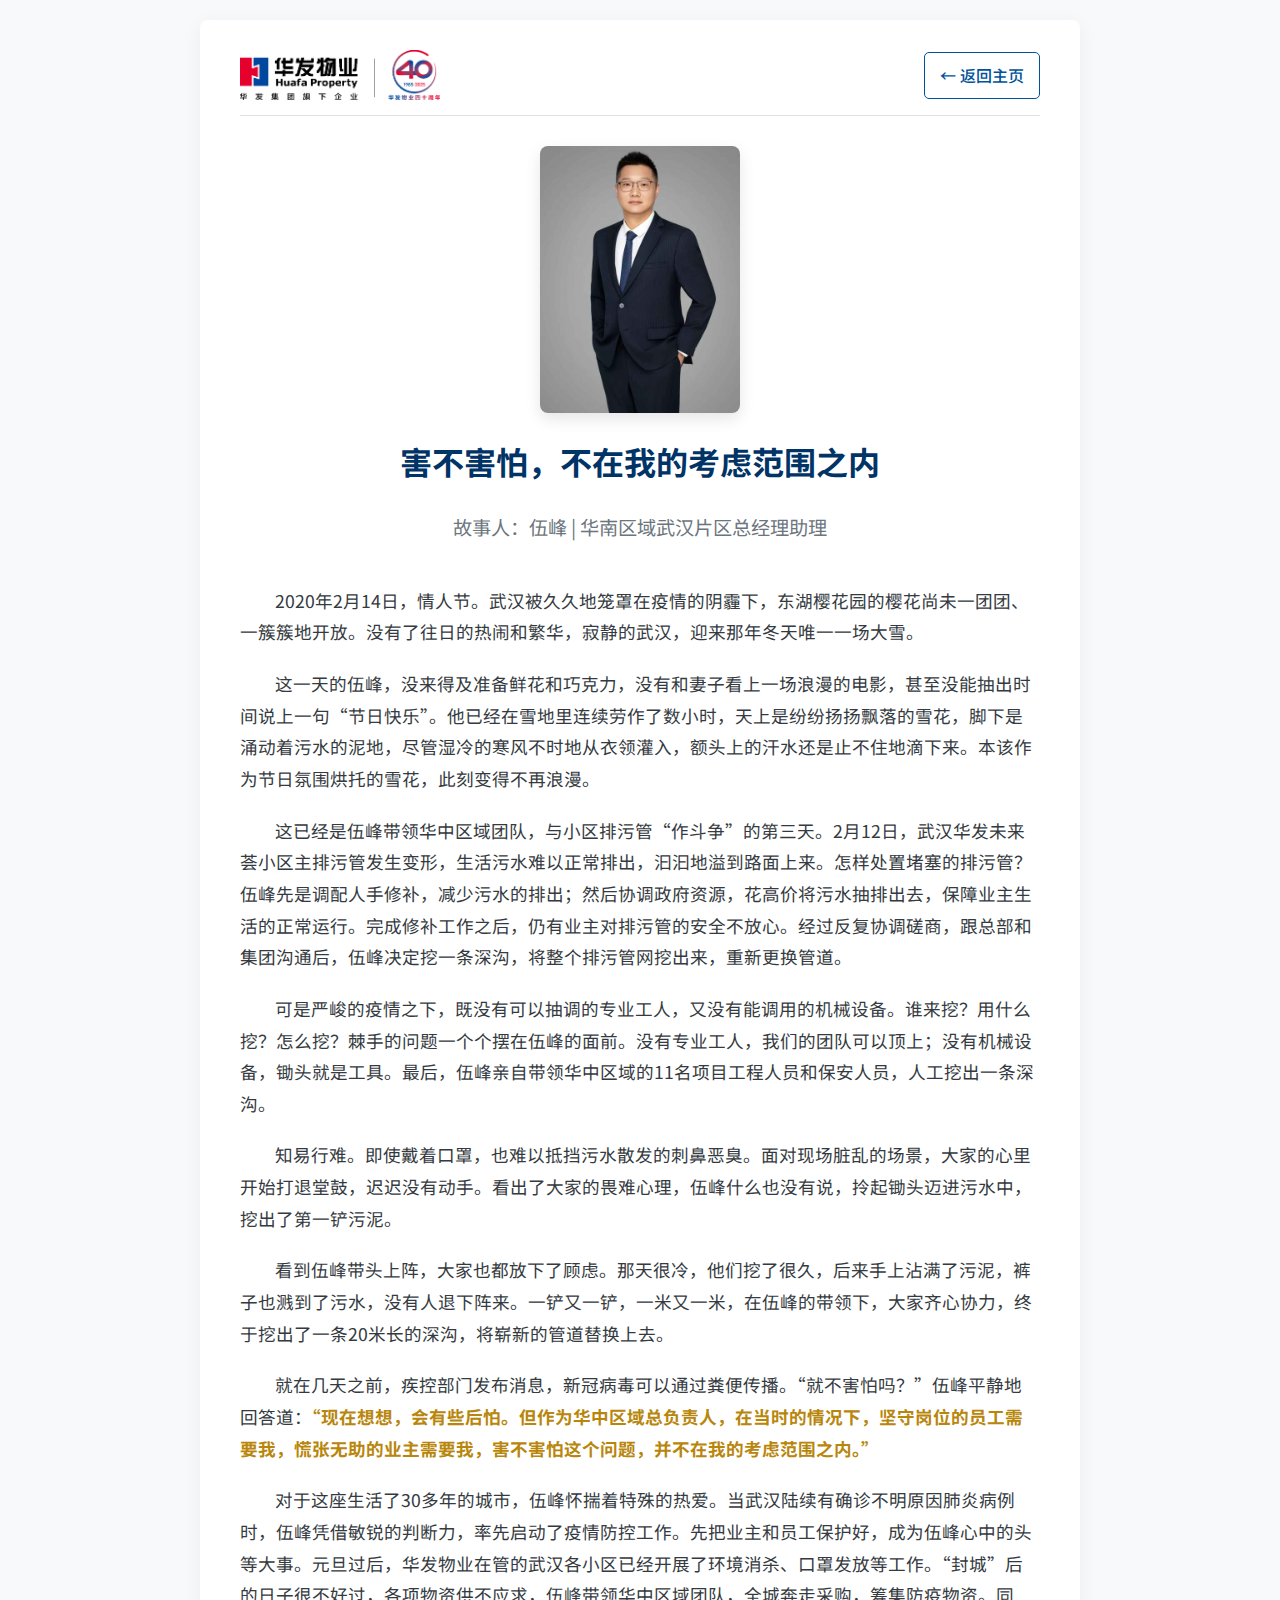
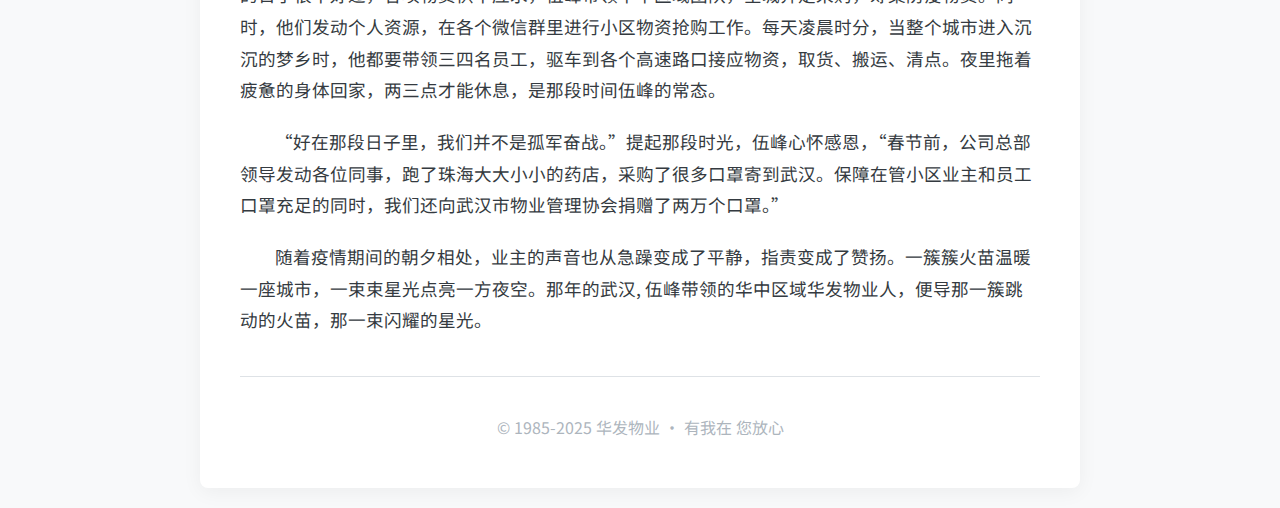
<file: story_wu_feng.html>
<!-- story_wu_feng.html -->
<!DOCTYPE html>
<html lang="zh-CN">
<head>
    <meta charset="UTF-8"><meta name="viewport" content="width=device-width, initial-scale=1.0"><title>伍峰：害不害怕，不在我的考虑范围之内</title><link rel="stylesheet" href="style.css">
</head>
<body>
    <div class="container story-container">
        <header class="story-header"><img src="logo.png" alt="Logo" class="logo"><a href="index.html" class="back-link">&larr; 返回主页</a></header>
        <img src="wu_feng.jpg" alt="伍峰" class="story-image">
        <h1>害不害怕，不在我的考虑范围之内</h1>
        <p class="story-person">故事人：伍峰 | 华南区域武汉片区总经理助理</p>
        <div class="story-content">
            <p>2020年2月14日，情人节。武汉被久久地笼罩在疫情的阴霾下，东湖樱花园的樱花尚未一团团、一簇簇地开放。没有了往日的热闹和繁华，寂静的武汉，迎来那年冬天唯一一场大雪。</p>
            <p>这一天的伍峰，没来得及准备鲜花和巧克力，没有和妻子看上一场浪漫的电影，甚至没能抽出时间说上一句“节日快乐”。他已经在雪地里连续劳作了数小时，天上是纷纷扬扬飘落的雪花，脚下是涌动着污水的泥地，尽管湿冷的寒风不时地从衣领灌入，额头上的汗水还是止不住地滴下来。本该作为节日氛围烘托的雪花，此刻变得不再浪漫。</p>
            <p>这已经是伍峰带领华中区域团队，与小区排污管“作斗争”的第三天。2月12日，武汉华发未来荟小区主排污管发生变形，生活污水难以正常排出，汩汩地溢到路面上来。怎样处置堵塞的排污管？伍峰先是调配人手修补，减少污水的排出；然后协调政府资源，花高价将污水抽排出去，保障业主生活的正常运行。完成修补工作之后，仍有业主对排污管的安全不放心。经过反复协调磋商，跟总部和集团沟通后，伍峰决定挖一条深沟，将整个排污管网挖出来，重新更换管道。</p>
            <p>可是严峻的疫情之下，既没有可以抽调的专业工人，又没有能调用的机械设备。谁来挖？用什么挖？怎么挖？棘手的问题一个个摆在伍峰的面前。没有专业工人，我们的团队可以顶上；没有机械设备，锄头就是工具。最后，伍峰亲自带领华中区域的11名项目工程人员和保安人员，人工挖出一条深沟。</p>
            <p>知易行难。即使戴着口罩，也难以抵挡污水散发的刺鼻恶臭。面对现场脏乱的场景，大家的心里开始打退堂鼓，迟迟没有动手。看出了大家的畏难心理，伍峰什么也没有说，拎起锄头迈进污水中，挖出了第一铲污泥。</p>
            <p>看到伍峰带头上阵，大家也都放下了顾虑。那天很冷，他们挖了很久，后来手上沾满了污泥，裤子也溅到了污水，没有人退下阵来。一铲又一铲，一米又一米，在伍峰的带领下，大家齐心协力，终于挖出了一条20米长的深沟，将崭新的管道替换上去。</p>
            <p>就在几天之前，疾控部门发布消息，新冠病毒可以通过粪便传播。“就不害怕吗？”伍峰平静地回答道：<span class="golden-text">“现在想想，会有些后怕。但作为华中区域总负责人，在当时的情况下，坚守岗位的员工需要我，慌张无助的业主需要我，害不害怕这个问题，并不在我的考虑范围之内。”</span></p>
            <p>对于这座生活了30多年的城市，伍峰怀揣着特殊的热爱。当武汉陆续有确诊不明原因肺炎病例时，伍峰凭借敏锐的判断力，率先启动了疫情防控工作。先把业主和员工保护好，成为伍峰心中的头等大事。元旦过后，华发物业在管的武汉各小区已经开展了环境消杀、口罩发放等工作。“封城”后的日子很不好过，各项物资供不应求，伍峰带领华中区域团队，全城奔走采购，筹集防疫物资。同时，他们发动个人资源，在各个微信群里进行小区物资抢购工作。每天凌晨时分，当整个城市进入沉沉的梦乡时，他都要带领三四名员工，驱车到各个高速路口接应物资，取货、搬运、清点。夜里拖着疲惫的身体回家，两三点才能休息，是那段时间伍峰的常态。</p>
            <p>“好在那段日子里，我们并不是孤军奋战。”提起那段时光，伍峰心怀感恩，“春节前，公司总部领导发动各位同事，跑了珠海大大小小的药店，采购了很多口罩寄到武汉。保障在管小区业主和员工口罩充足的同时，我们还向武汉市物业管理协会捐赠了两万个口罩。”</p>
            <p>随着疫情期间的朝夕相处，业主的声音也从急躁变成了平静，指责变成了赞扬。一簇簇火苗温暖一座城市，一束束星光点亮一方夜空。那年的武汉, 伍峰带领的华中区域华发物业人，便导那一簇跳动的火苗，那一束闪耀的星光。</p>
        </div>
        <footer><p>&copy; 1985-2025 华发物业 · 有我在 您放心</p></footer>
    </div>
</body>
</html>
</file>
<file: style.css>
/* style.css */
@import url('https://fonts.googleapis.com/css2?family=Noto+Sans+SC:wght@400;500;700&display=swap');

body {
    background-color: #f8f9fa;
    color: #343a40;
    font-family: 'Noto Sans SC', -apple-system, BlinkMacSystemFont, "Segoe UI", Roboto, "Helvetica Neue", Arial, sans-serif;
    margin: 0;
    padding: 20px;
    line-height: 1.8;
}

.container {
    max-width: 800px;
    margin: 0 auto;
    background-color: #ffffff;
    border-radius: 8px;
    padding: 30px 40px;
    box-shadow: 0 4px 20px rgba(0, 0, 0, 0.05);
}

/* --- 主页样式 --- */
.main-header {
    margin-bottom: 20px;
}

.logo {
    max-width: 300px;
    height: auto;
}

.title-section {
    text-align: center;
    margin-bottom: 40px;
}

h1 {
    color: #003366; /* 深蓝色 */
    font-weight: 700;
    font-size: 2.2em;
    margin: 0;
}

.subtitle {
    color: #6c757d;
    font-size: 1.2em;
    margin-top: 5px;
}

.story-section {
    margin-bottom: 40px;
}

.story-section h2 {
    color: #00529b; /* 华发蓝 */
    border-left: 4px solid #d4a017; /* 暗金色 */
    padding-left: 15px;
    font-size: 1.8em;
    font-weight: 700;
}

.theme-title {
    color: #495057;
    font-weight: 500;
    margin-top: -10px;
    margin-bottom: 25px;
    padding-left: 19px;
}

.story-links {
    display: grid;
    grid-template-columns: 1fr;
    gap: 15px;
}

.story-link {
    display: flex;
    flex-direction: column;
    padding: 15px 20px;
    background-color: #f8f9fa;
    border-radius: 8px;
    text-decoration: none;
    transition: background-color 0.3s, transform 0.3s, box-shadow 0.3s;
    border: 1px solid #e9ecef;
}

.story-link:hover {
    background-color: #ffffff;
    transform: translateY(-3px);
    box-shadow: 0 4px 15px rgba(0, 82, 155, 0.1);
}

.story-link .name {
    font-size: 1.3em;
    font-weight: 700;
    color: #003366;
    margin-bottom: 5px;
}

.story-link .title {
    font-size: 1em;
    color: #6c757d;
}

/* --- 故事页样式 --- */
.story-header {
    display: flex;
    justify-content: space-between;
    align-items: center;
    border-bottom: 1px solid #dee2e6;
    padding-bottom: 15px;
    margin-bottom: 30px;
}

.story-header .logo {
    max-width: 200px;
}

.back-link {
    display: inline-block;
    color: #00529b;
    text-decoration: none;
    font-size: 1em;
    font-weight: 500;
    padding: 8px 15px;
    border: 1px solid #00529b;
    border-radius: 5px;
    transition: background-color 0.3s, color 0.3s;
}

.back-link:hover {
    background-color: #00529b;
    color: #ffffff;
}

.story-image {
    display: block;
    width: 200px;
    height: 267px; /* 保持3:4的优雅比例 */
    object-fit: cover; /* 保证图片不变形 */
    object-position: center; /* 确保人脸居中 */
    margin: 0 auto 20px;
    border-radius: 8px;
    box-shadow: 0 6px 15px rgba(0, 0, 0, 0.1);
}

.story-container h1 {
    font-size: 2em;
    margin-bottom: 10px;
    text-align: center;
}

.story-person {
    text-align: center;
    color: #6c757d;
    font-size: 1.2em;
    margin-bottom: 40px;
}

.story-content p {
    font-size: 1.1em;
    text-indent: 2em;
    margin-bottom: 20px;
    color: #343a40;
}

.golden-text {
    color: #b8860b; /* 高级暗金色 */
    font-weight: 700; /* 加粗以突出显示 */
}

footer {
    text-align: center;
    margin-top: 40px;
    padding-top: 20px;
    border-top: 1px solid #dee2e6;
    color: #adb5bd;
}

@media (max-width: 600px) {
    body { padding: 10px; }
    .container { padding: 20px; }
    h1 { font-size: 1.8em; }
    .logo { max-width: 200px; }
    .story-header .logo { max-width: 150px; }
    .story-image { width: 150px; height: 200px; }
}

.img-pos-top {
    object-position: center top; /* 优先显示图片顶部，防止头部被裁 */
}
</file>
